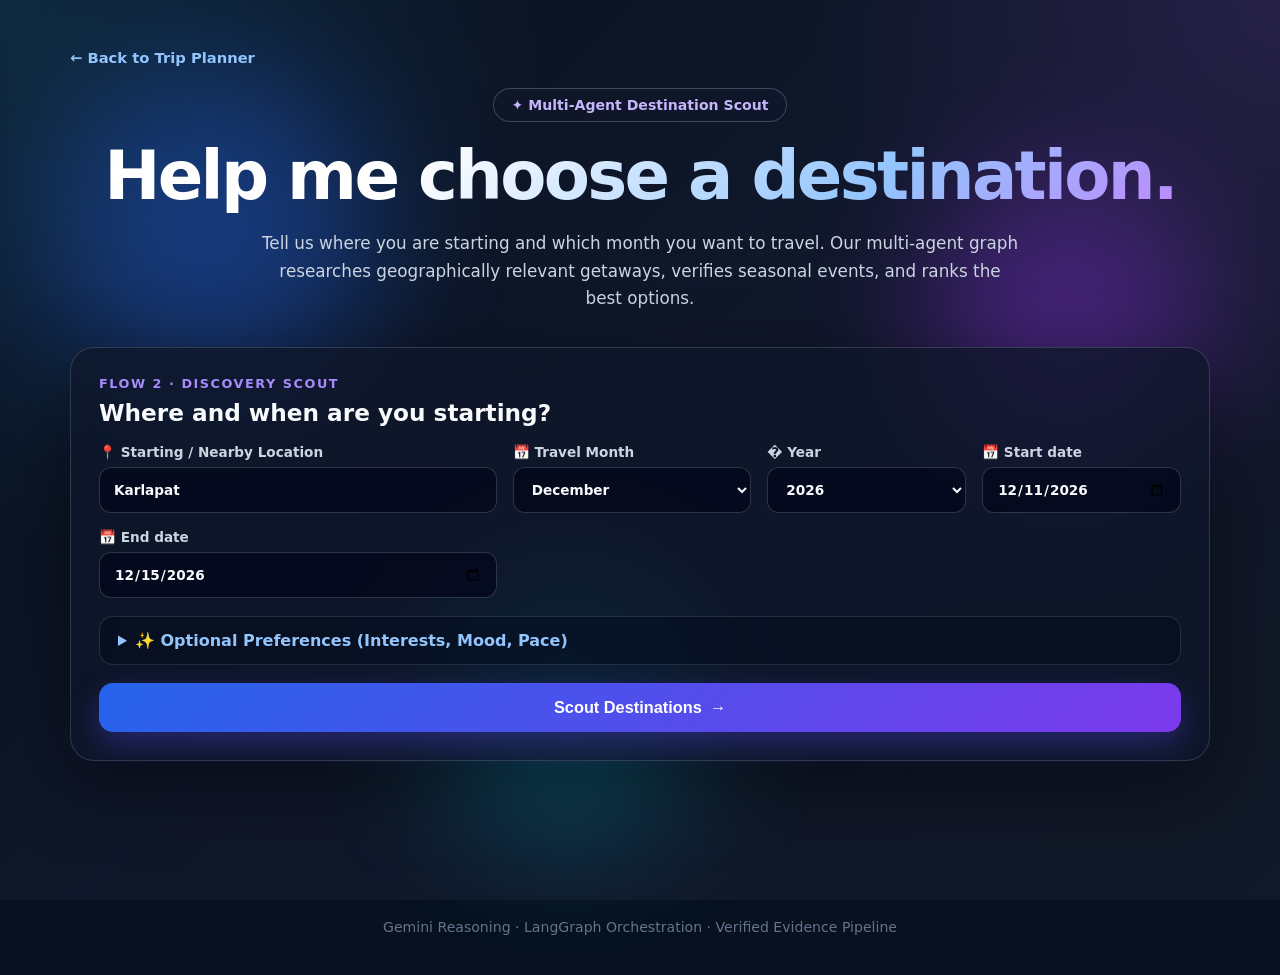
<file: templates/discover.html>
<!DOCTYPE html>
<html lang="en">
<head>
  <meta charset="UTF-8">
  <meta name="viewport" content="width=device-width,initial-scale=1">
  <title>Help Me Choose | TripMate AI Scout</title>
  <link rel="stylesheet" href="/static/style.css">
</head>
<body>
  <div class="page-bg">
    <div class="gradient-circle circle-1"></div>
    <div class="gradient-circle circle-2"></div>
    <div class="gradient-circle circle-3"></div>
  </div>

  <main class="app-container discovery-page">
    <a class="back-link" href="/">← Back to Trip Planner</a>

    <section class="hero-section">
      <div class="badge">✦ Multi-Agent Destination Scout</div>
      <h1>Help me choose a destination.</h1>
      <p>Tell us where you are starting and which month you want to travel. Our multi-agent graph researches geographically relevant getaways, verifies seasonal events, and ranks the best options.</p>
    </section>

    <!-- FLOW 2: MINIMAL & INTUITIVE INPUT -->
    <section class="planner-card">
      <div class="step-label">Flow 2 · Discovery Scout</div>
      <h2>Where and when are you starting?</h2>
      
      <form id="discoveryForm">
        <div class="form-grid discover-main-grid">
          <label>
            📍 Starting / Nearby Location
            <input id="discoverOrigin" required placeholder="e.g. Karlapat, Mumbai, or Delhi" value="Karlapat">
          </label>
          <label>
            📅 Travel Month
            <select id="discoverMonth" required>
              <option value="January">January</option>
              <option value="February">February</option>
              <option value="March">March</option>
              <option value="April">April</option>
              <option value="May">May</option>
              <option value="June">June</option>
              <option value="July">July</option>
              <option value="August" selected>August</option>
              <option value="September">September</option>
              <option value="October">October</option>
              <option value="November">November</option>
              <option value="December">December</option>
            </select>
          </label>
          <label>
            �️ Year
            <select id="discoverYear">
              <option value="2026" selected>2026</option>
              <option value="2027">2027</option>
            </select>
          </label>
          <label>
            📅 Start date
            <input id="discoverStartDate" type="date" required>
          </label>
          <label>
            📅 End date
            <input id="discoverEndDate" type="date" required>
          </label>
        </div>

        <details class="preferences-accordion">
          <summary><span>✨ Optional Preferences (Interests, Mood, Pace)</span></summary>
          <div class="choices" style="margin-top: 14px;">
            <span>What kind of experiences do you prefer?</span>
            <div id="discoverInterests" class="tag-buttons">
              <button type="button">Nature</button>
              <button type="button">Culture</button>
              <button type="button">Relaxation</button>
              <button type="button">Food</button>
              <button type="button">Beaches</button>
              <button type="button">Heritage</button>
              <button type="button">Adventure</button>
              <button type="button">Hill Station</button>
            </div>
          </div>
          <div class="form-grid" style="margin-top: 12px;">
            <label>
              Travel pace
              <select id="discoverPace">
                <option value="relaxed">Relaxed</option>
                <option value="balanced" selected>Balanced</option>
                <option value="fast">Fast-paced</option>
              </select>
            </label>
            <label>
              Approx. Budget
              <select id="discoverBudget">
                <option value="flexible" selected>Flexible</option>
                <option value="30000">Under ₹30,000</option>
                <option value="60000">Under ₹60,000</option>
                <option value="120000">Under ₹1,20,000</option>
              </select>
            </label>
          </div>
        </details>

        <div class="agent-action-row">
          <button class="primary" type="submit" id="discoverSubmitBtn">
            Scout Destinations <span>→</span>
          </button>
          <button class="cancel-btn hidden" type="button" id="discoverCancelBtn">Pause research</button>
        </div>
      </form>
    </section>

    <!-- LIVE AGENT PROGRESS -->
    <section id="discoverProgress" class="result-section hidden">
      <h2>LangGraph Agent Pipeline</h2>
      <div id="discoverStatus" class="progress-list"></div>
    </section>

    <!-- CLEAN DESTINATION CARDS -->
    <section id="discoverResults" class="result-section hidden">
      <div class="result-header">
        <div>
          <h2>Recommended Destinations</h2>
          <p id="discoverNote" class="section-note"></p>
        </div>
      </div>
      
      <div id="candidateGrid" class="cards clean-destinations-grid"></div>
    </section>
  </main>

  <!-- STICKY BOTTOM SELECTION DRAWER -->
  <aside id="selectionDrawer" class="selection-drawer hidden">
    <div class="selection-drawer-content">
      <div class="selection-info">
        <span class="selection-count-badge" id="selectedCount">0</span>
        <div>
          <strong>Selected Destinations</strong>
          <div id="selectedChips" class="selected-chips"></div>
        </div>
      </div>
      <button id="continuePlanningBtn" class="primary continue-btn" type="button">
        Continue to Trip Planning <span>→</span>
      </button>
    </div>
  </aside>

  <!-- DESTINATION DETAILS MODAL -->
  <div id="detailsModal" class="modal-overlay hidden" role="dialog" aria-modal="true">
    <div class="modal-content">
      <div class="modal-header">
        <h3 id="modalTitle">Destination Details</h3>
        <button id="closeModalBtn" class="modal-close-btn" aria-label="Close modal">×</button>
      </div>
      <div id="modalBody" class="modal-body"></div>
    </div>
  </div>

  <footer>
    Gemini Reasoning · LangGraph Orchestration · Verified Evidence Pipeline
  </footer>

  <script src="/static/discover.js?v=20260917"></script>
</body>
</html>
</file>
<file: static/style.css>
* {
    margin: 0;
    padding: 0;
    box-sizing: border-box;
}

body {
    font-family: 'Inter', system-ui, -apple-system, BlinkMacSystemFont, "Segoe UI", Roboto, sans-serif;
    min-height: 100vh;
    background: #07111f;
    color: #ffffff;
    overflow-x: hidden;
}

.page-bg {
    position: fixed;
    inset: 0;
    z-index: -1;
    background:
        radial-gradient(circle at top left, rgba(56, 189, 248, 0.15), transparent 35%),
        radial-gradient(circle at top right, rgba(168, 85, 247, 0.15), transparent 30%),
        linear-gradient(135deg, #07111f 0%, #0f172a 45%, #111827 100%);
}

.gradient-circle {
    position: absolute;
    border-radius: 999px;
    filter: blur(70px);
    opacity: 0.4;
    pointer-events: none;
}

.circle-1 {
    width: 320px;
    height: 320px;
    background: #2563eb;
    top: 8%;
    left: 4%;
}

.circle-2 {
    width: 280px;
    height: 280px;
    background: #9333ea;
    top: 20%;
    right: 6%;
}

.circle-3 {
    width: 240px;
    height: 240px;
    background: #06b6d4;
    bottom: 8%;
    left: 35%;
}

.app-container {
    width: min(1140px, calc(100% - 32px));
    margin: 0 auto;
    padding: 48px 0 100px;
}

.back-link {
    display: inline-flex;
    align-items: center;
    gap: 6px;
    margin-bottom: 22px;
    color: #93c5fd;
    text-decoration: none;
    font-weight: 600;
    font-size: 0.92rem;
    transition: color 0.2s ease;
}

.back-link:hover {
    color: #bfdbfe;
    text-decoration: underline;
}

.hero-section {
    text-align: center;
    margin-bottom: 34px;
}

.badge {
    display: inline-flex;
    align-items: center;
    gap: 8px;
    padding: 8px 18px;
    border: 1px solid rgba(148, 163, 184, 0.35);
    border-radius: 999px;
    background: rgba(15, 23, 42, 0.75);
    backdrop-filter: blur(16px);
    color: #c4b5fd;
    font-weight: 700;
    font-size: 0.88rem;
    margin-bottom: 18px;
}

.hero-section h1 {
    font-size: clamp(2.2rem, 5.5vw, 4.2rem);
    line-height: 1.1;
    letter-spacing: -0.04em;
    margin-bottom: 16px;
    background: linear-gradient(135deg, #ffffff 30%, #93c5fd 70%, #c084fc 100%);
    -webkit-background-clip: text;
    -webkit-text-fill-color: transparent;
}

.hero-section p {
    max-width: 760px;
    margin: 0 auto;
    color: #cbd5e1;
    font-size: 1.05rem;
    line-height: 1.65;
}

.planner-card,
.result-section {
    background: rgba(15, 23, 42, 0.78);
    border: 1px solid rgba(148, 163, 184, 0.25);
    box-shadow: 0 24px 80px rgba(0, 0, 0, 0.45);
    backdrop-filter: blur(20px);
    border-radius: 24px;
    padding: 28px;
    margin-bottom: 28px;
}

.step-label {
    color: #a78bfa;
    font-size: 0.8rem;
    font-weight: 800;
    text-transform: uppercase;
    letter-spacing: 0.12em;
    margin-bottom: 8px;
}

.planner-card h2,
.result-header h2 {
    font-size: 1.45rem;
    color: #f8fafc;
    margin-bottom: 16px;
}

.mode-grid {
    display: grid;
    grid-template-columns: repeat(2, 1fr);
    gap: 14px;
    margin: 18px 0;
}

.mode-card {
    text-align: left;
    min-height: 120px;
    border: 1px solid rgba(148, 163, 184, 0.28);
    background: rgba(2, 6, 23, 0.55);
    color: #e2e8f0;
    border-radius: 18px;
    padding: 18px;
    cursor: pointer;
    display: grid;
    gap: 6px;
    transition: all 0.2s ease;
}

.mode-card:hover {
    border-color: #818cf8;
    background: rgba(99, 102, 241, 0.1);
}

.mode-card.active {
    border-color: #818cf8;
    background: rgba(99, 102, 241, 0.18);
    box-shadow: 0 0 0 3px rgba(129, 140, 248, 0.2);
}

.mode-card span {
    font-size: 1.5rem;
}

.mode-card strong {
    font-size: 1rem;
    color: #f8fafc;
}

.mode-card small {
    color: #94a3b8;
    font-size: 0.85rem;
}

.form-grid {
    display: grid;
    grid-template-columns: repeat(2, 1fr);
    gap: 16px;
    margin: 18px 0;
}

.discover-main-grid {
    grid-template-columns: 2fr 1.2fr 1fr 1fr;
}

.form-grid label,
.full {
    display: grid;
    gap: 7px;
    font-size: 0.85rem;
    font-weight: 700;
    color: #cbd5e1;
}

input,
select {
    width: 100%;
    min-height: 46px;
    padding: 10px 14px;
    color: #f8fafc;
    background: rgba(2, 6, 23, 0.65);
    border: 1px solid rgba(148, 163, 184, 0.28);
    border-radius: 12px;
    font: inherit;
    transition: border-color 0.2s ease, box-shadow 0.2s ease;
}

input:focus,
select:focus {
    outline: none;
    border-color: #818cf8;
    box-shadow: 0 0 0 3px rgba(129, 140, 248, 0.2);
}

.preferences-accordion {
    margin: 18px 0;
    border: 1px solid rgba(148, 163, 184, 0.2);
    border-radius: 14px;
    padding: 14px 18px;
    background: rgba(2, 6, 23, 0.4);
}

.preferences-accordion summary {
    cursor: pointer;
    font-weight: 700;
    color: #93c5fd;
    outline: none;
    user-select: none;
}

.choices {
    margin: 18px 0;
    color: #cbd5e1;
    font-weight: 700;
    font-size: 0.88rem;
}

.choices>div,
.tag-buttons {
    display: flex;
    flex-wrap: wrap;
    gap: 8px;
    margin-top: 10px;
}

.choices button,
.tag-buttons button {
    border: 1px solid rgba(148, 163, 184, 0.3);
    border-radius: 999px;
    padding: 8px 14px;
    color: #cbd5e1;
    background: rgba(15, 23, 42, 0.6);
    cursor: pointer;
    font-size: 0.84rem;
    font-weight: 600;
    transition: all 0.2s ease;
}

.choices button:hover,
.tag-buttons button:hover {
    border-color: #818cf8;
    background: rgba(99, 102, 241, 0.15);
    color: #ffffff;
}

.choices button.selected,
.tag-buttons button.selected {
    background: #4f46e5;
    border-color: #818cf8;
    color: #ffffff;
    box-shadow: 0 0 12px rgba(99, 102, 241, 0.4);
}

.full {
    margin-bottom: 20px;
}

.primary {
    display: inline-flex;
    align-items: center;
    justify-content: center;
    gap: 8px;
    width: 100%;
    border: 0;
    border-radius: 14px;
    padding: 15px 24px;
    background: linear-gradient(135deg, #2563eb, #7c3aed);
    color: #ffffff;
    font-weight: 800;
    cursor: pointer;
    font-size: 1.02rem;
    box-shadow: 0 12px 30px rgba(79, 70, 229, 0.35);
    transition: all 0.25s ease;
}

.primary:hover {
    transform: translateY(-2px);
    box-shadow: 0 16px 40px rgba(124, 58, 237, 0.45);
}

.primary:disabled {
    opacity: 0.7;
    cursor: wait;
    transform: none;
}

.agent-action-row {
    display: flex;
    align-items: center;
    gap: 12px;
    flex-wrap: wrap;
}

.agent-action-row .primary {
    flex: 1 1 280px;
    width: auto;
}

.cancel-btn {
    min-height: 46px;
    padding: 10px 16px;
    border: 1px solid rgba(248, 113, 113, 0.7);
    border-radius: 12px;
    background: rgba(127, 29, 29, 0.35);
    color: #fecaca;
    font: inherit;
    font-weight: 700;
    cursor: pointer;
}

.cancel-btn:hover {
    background: rgba(153, 27, 27, 0.55);
}

/* PROGRESS LIST */
.progress-list {
    display: grid;
    gap: 10px;
    margin-top: 15px;
}

.progress-list div {
    padding: 12px 16px;
    border-radius: 12px;
    background: rgba(34, 197, 94, 0.08);
    border: 1px solid rgba(34, 197, 94, 0.2);
    color: #d1fae5;
    font-size: 0.92rem;
    display: flex;
    align-items: center;
    gap: 10px;
}

.progress-active {
    border-color: #60a5fa !important;
    background: rgba(59, 130, 246, 0.12) !important;
    color: #dbeafe !important;
}

.progress-list span {
    color: #4ade80;
    font-weight: 800;
}

.loader {
    display: inline-block;
    width: 16px;
    height: 16px;
    border: 2px solid rgba(255, 255, 255, 0.3);
    border-top-color: #ffffff;
    border-radius: 50%;
    animation: spin 0.8s linear infinite;
}

@keyframes spin {
    to {
        transform: rotate(360deg);
    }
}

.error {
    background: rgba(239, 68, 68, 0.15) !important;
    border-color: rgba(239, 68, 68, 0.35) !important;
    color: #fecaca !important;
}

/* =====================================================================
   CLEAN DESTINATION CARDS (FLOW 2)
   ===================================================================== */
.clean-destinations-grid {
    display: grid;
    grid-template-columns: repeat(auto-fill, minmax(320px, 1fr));
    gap: 18px;
    margin-top: 18px;
}

.clean-destination-card {
    border: 1px solid rgba(148, 163, 184, 0.22);
    border-radius: 18px;
    padding: 20px;
    background: rgba(15, 23, 42, 0.72);
    display: flex;
    flex-direction: column;
    gap: 12px;
    transition: all 0.25s ease;
    box-shadow: 0 10px 30px rgba(0, 0, 0, 0.25);
}

.clean-destination-card:hover {
    border-color: rgba(129, 140, 248, 0.6);
    transform: translateY(-3px);
    box-shadow: 0 18px 45px rgba(0, 0, 0, 0.4);
}

.clean-destination-card.is-selected {
    border-color: #38bdf8;
    background: rgba(14, 116, 144, 0.18);
    box-shadow: 0 0 0 2px rgba(56, 189, 248, 0.5), 0 16px 40px rgba(0, 0, 0, 0.35);
}

.card-header-row {
    display: flex;
    justify-content: space-between;
    align-items: flex-start;
    gap: 10px;
    border-bottom: 1px solid rgba(148, 163, 184, 0.15);
    padding-bottom: 10px;
}

.dest-title-group h3 {
    font-size: 1.25rem;
    color: #ffffff;
    margin-bottom: 3px;
}

.dest-region {
    color: #94a3b8;
    font-size: 0.85rem;
    font-weight: 500;
}

.badge-group {
    display: flex;
    flex-direction: column;
    align-items: flex-end;
    gap: 4px;
}

.match-score-badge {
    background: linear-gradient(135deg, #059669, #10b981);
    color: #ffffff;
    font-weight: 800;
    font-size: 0.8rem;
    padding: 3px 8px;
    border-radius: 999px;
    letter-spacing: 0.02em;
}

.card-section {
    display: flex;
    flex-direction: column;
    gap: 4px;
}

.card-label {
    font-size: 0.76rem;
    text-transform: uppercase;
    letter-spacing: 0.08em;
    color: #94a3b8;
    font-weight: 700;
}

.card-text {
    color: #e2e8f0;
    font-size: 0.9rem;
    line-height: 1.45;
}

.special-highlight-section {
    background: rgba(168, 85, 247, 0.12);
    border: 1px solid rgba(168, 85, 247, 0.28);
    padding: 9px 12px;
    border-radius: 10px;
}

.special-label {
    color: #c084fc;
}

.highlight-text {
    color: #f3e8ff;
    font-weight: 600;
    display: flex;
    flex-wrap: wrap;
    align-items: center;
    gap: 6px;
}

.verified-tag {
    font-size: 0.7rem;
    background: #065f46;
    color: #6ee7b7;
    padding: 2px 6px;
    border-radius: 6px;
    font-weight: 700;
}

.estimated-tag {
    font-size: 0.7rem;
    background: #78350f;
    color: #fde68a;
    padding: 2px 6px;
    border-radius: 6px;
    font-weight: 700;
}

.tag-pills {
    display: flex;
    flex-wrap: wrap;
    gap: 6px;
}

.tag-pill {
    background: rgba(30, 41, 59, 0.7);
    border: 1px solid rgba(148, 163, 184, 0.25);
    color: #cbd5e1;
    font-size: 0.75rem;
    font-weight: 600;
    padding: 3px 8px;
    border-radius: 6px;
}

.travel-info {
    font-size: 0.85rem;
    color: #93c5fd;
    display: flex;
    flex-direction: row;
    align-items: center;
    gap: 8px;
}

.travel-text {
    color: #bfdbfe;
    font-weight: 600;
}

.card-action-row {
    display: flex;
    gap: 8px;
    margin-top: auto;
    padding-top: 10px;
}

.toggle-trip-btn {
    flex: 1.5;
    padding: 10px;
    border: 1px solid #38bdf8;
    background: rgba(56, 189, 248, 0.15);
    color: #bae6fd;
    font-weight: 800;
    font-size: 0.88rem;
    border-radius: 10px;
    cursor: pointer;
    transition: all 0.2s ease;
}

.toggle-trip-btn:hover {
    background: #0284c7;
    color: #ffffff;
}

.toggle-trip-btn.added {
    background: #059669;
    border-color: #34d399;
    color: #ffffff;
}

.view-details-btn {
    flex: 1;
    padding: 10px;
    border: 1px solid rgba(148, 163, 184, 0.28);
    background: rgba(15, 23, 42, 0.8);
    color: #cbd5e1;
    font-weight: 600;
    font-size: 0.85rem;
    border-radius: 10px;
    cursor: pointer;
    transition: all 0.2s ease;
}

.view-details-btn:hover {
    background: rgba(51, 65, 85, 0.8);
    color: #ffffff;
}

/* =====================================================================
   STICKY BOTTOM SELECTION DRAWER
   ===================================================================== */
.selection-drawer {
    position: fixed;
    bottom: 0;
    left: 0;
    right: 0;
    z-index: 99;
    background: rgba(15, 23, 42, 0.95);
    border-top: 1px solid rgba(56, 189, 248, 0.4);
    box-shadow: 0 -10px 40px rgba(0, 0, 0, 0.6);
    backdrop-filter: blur(16px);
    padding: 14px 20px;
    animation: slideUp 0.3s ease;
}

@keyframes slideUp {
    from {
        transform: translateY(100%);
    }

    to {
        transform: translateY(0);
    }
}

.selection-drawer-content {
    max-width: 1140px;
    margin: 0 auto;
    display: flex;
    justify-content: space-between;
    align-items: center;
    gap: 16px;
}

.selection-info {
    display: flex;
    align-items: center;
    gap: 14px;
}

.selection-count-badge {
    background: #2563eb;
    color: #ffffff;
    font-weight: 800;
    font-size: 1.1rem;
    width: 36px;
    height: 36px;
    display: flex;
    align-items: center;
    justify-content: center;
    border-radius: 50%;
    box-shadow: 0 0 12px rgba(37, 99, 235, 0.6);
}

.selected-chips {
    display: flex;
    flex-wrap: wrap;
    gap: 6px;
    margin-top: 4px;
}

.selected-chip {
    display: inline-flex;
    align-items: center;
    gap: 6px;
    background: rgba(56, 189, 248, 0.18);
    border: 1px solid rgba(56, 189, 248, 0.4);
    color: #e0f2fe;
    padding: 4px 10px;
    border-radius: 999px;
    font-size: 0.82rem;
    font-weight: 700;
}

.remove-chip-btn {
    border: none;
    background: transparent;
    color: #93c5fd;
    font-size: 1.1rem;
    cursor: pointer;
    padding: 0 2px;
    line-height: 1;
}

.remove-chip-btn:hover {
    color: #f87171;
}

.continue-btn {
    width: auto !important;
    padding: 12px 24px !important;
    white-space: nowrap;
}

/* =====================================================================
   DETAILS MODAL
   ===================================================================== */
.modal-overlay {
    position: fixed;
    inset: 0;
    z-index: 999;
    background: rgba(2, 6, 23, 0.85);
    backdrop-filter: blur(8px);
    display: flex;
    align-items: center;
    justify-content: center;
    padding: 20px;
}

.modal-content {
    background: #0f172a;
    border: 1px solid rgba(148, 163, 184, 0.3);
    border-radius: 20px;
    max-width: 620px;
    width: 100%;
    max-height: 85vh;
    overflow-y: auto;
    padding: 24px;
    box-shadow: 0 25px 80px rgba(0, 0, 0, 0.7);
}

.modal-header {
    display: flex;
    justify-content: space-between;
    align-items: center;
    margin-bottom: 18px;
    border-bottom: 1px solid rgba(148, 163, 184, 0.2);
    padding-bottom: 12px;
}

.modal-header h3 {
    color: #f8fafc;
    font-size: 1.35rem;
}

.modal-close-btn {
    background: transparent;
    border: none;
    color: #94a3b8;
    font-size: 1.8rem;
    cursor: pointer;
    line-height: 1;
}

.modal-close-btn:hover {
    color: #ffffff;
}

.modal-body {
    display: flex;
    flex-direction: column;
    gap: 14px;
}

.modal-detail-row {
    font-size: 0.92rem;
    line-height: 1.5;
}

.modal-detail-row strong {
    color: #93c5fd;
    display: block;
    margin-bottom: 3px;
}

.modal-detail-row p {
    color: #e2e8f0;
}

.modal-attractions-list {
    list-style: none;
    display: flex;
    flex-direction: column;
    gap: 4px;
    color: #cbd5e1;
    margin-top: 4px;
}

.source-row a {
    color: #38bdf8;
    text-decoration: none;
    font-weight: 700;
}

.source-row a:hover {
    text-decoration: underline;
}

/* =====================================================================
   DASHBOARD & ITINERARY (FLOW 1)
   ===================================================================== */
.dashboard {
    display: grid;
    gap: 18px;
}

.dash-section {
    background: rgba(2, 6, 23, 0.4);
    border: 1px solid rgba(148, 163, 184, 0.18);
    padding: 20px;
    border-radius: 16px;
}

.dash-section h3 {
    color: #ddd6fe;
    margin-bottom: 14px;
    font-size: 1.15rem;
}

.cards {
    display: grid;
    grid-template-columns: repeat(auto-fit, minmax(220px, 1fr));
    gap: 14px;
}

.data-card,
.activity {
    border: 1px solid rgba(148, 163, 184, 0.2);
    border-radius: 14px;
    padding: 14px;
    background: rgba(15, 23, 42, 0.65);
}

.data-card h4,
.activity h4 {
    margin: 6px 0;
    color: #f8fafc;
}

.data-card p,
.activity p {
    color: #cbd5e1;
    line-height: 1.45;
    font-size: 0.88rem;
}

.card-action {
    display: block;
    width: 100%;
    margin-top: 10px;
    padding: 8px;
    border: 1px solid #818cf8;
    border-radius: 9px;
    background: rgba(99, 102, 241, 0.18);
    color: #ddd6fe;
    font-weight: 800;
    cursor: pointer;
    font-size: 0.85rem;
    transition: all 0.2s ease;
}

.card-action:hover {
    background: #4f46e5;
    color: #ffffff;
}

.status-badge {
    display: inline-block;
    padding: 3px 8px;
    border-radius: 999px;
    font-size: 0.72rem;
    font-weight: 800;
    background: #334155;
    color: #e2e8f0;
}

.status-badge.LIVE {
    background: #065f46;
    color: #a7f3d0;
}

.status-badge.VERIFIED {
    background: #1e40af;
    color: #bfdbfe;
}

.status-badge.ESTIMATED,
.status-badge.AI_RECOMMENDATION {
    background: #78350f;
    color: #fde68a;
}

.status-badge.UNAVAILABLE {
    background: #475569;
    color: #cbd5e1;
}

.itinerary {
    display: grid;
    gap: 10px;
}

.activity {
    display: grid;
    grid-template-columns: 90px 1fr;
    gap: 14px;
}

.timeline-time {
    color: #a78bfa;
    font-size: 0.82rem;
    font-weight: 800;
}

.budget-grid {
    display: grid;
    grid-template-columns: repeat(auto-fit, minmax(180px, 1fr));
    gap: 10px;
}

.budget-grid>div {
    display: grid;
    gap: 6px;
    padding: 12px;
    border: 1px solid rgba(148, 163, 184, 0.18);
    border-radius: 10px;
    color: #cbd5e1;
    font-size: 0.85rem;
}

.budget-grid span {
    color: #f8fafc;
    font-weight: 700;
}

.budget-total {
    border-color: #34d399 !important;
}

/* =====================================================================
   REPLANNING ASSISTANT FLOATING PANEL
   ===================================================================== */
.change-assistant {
    position: fixed;
    z-index: 90;
    right: 24px;
    bottom: 84px;
    width: min(390px, calc(100vw - 32px));
    padding: 18px;
    background: #0f172a;
    border: 1px solid rgba(129, 140, 248, 0.6);
    border-radius: 20px;
    box-shadow: 0 20px 60px rgba(0, 0, 0, 0.6);
}

.assistant-heading {
    display: flex;
    justify-content: space-between;
    gap: 10px;
    margin-bottom: 12px;
}

.assistant-title {
    color: #f5f3ff;
    font-weight: 800;
    font-size: 0.95rem;
}

.assistant-subtitle {
    color: #94a3b8;
    font-size: 0.78rem;
    margin-top: 2px;
}

.assistant-close {
    border: 0;
    color: #94a3b8;
    background: transparent;
    font-size: 1.4rem;
    cursor: pointer;
    line-height: 1;
}

.assistant-close:hover {
    color: #ffffff;
}

.quick-changes {
    display: flex;
    flex-wrap: wrap;
    gap: 6px;
}

.quick-changes button {
    border: 1px solid rgba(148, 163, 184, 0.28);
    border-radius: 999px;
    background: rgba(30, 41, 59, 0.8);
    color: #dbeafe;
    padding: 6px 11px;
    cursor: pointer;
    font-size: 0.78rem;
    font-weight: 600;
    transition: all 0.2s ease;
}

.quick-changes button:hover {
    background: #4f46e5;
    border-color: #818cf8;
    color: #ffffff;
}

.change-input {
    display: flex;
    gap: 8px;
    margin-top: 14px;
}

.change-input input {
    min-height: 40px;
    font-size: 0.85rem;
}

.change-input button {
    border: 0;
    border-radius: 10px;
    background: #4f46e5;
    color: white;
    font-weight: 800;
    padding: 0 16px;
    cursor: pointer;
}

.change-input button:hover {
    background: #4338ca;
}

.assistant-launcher {
    position: fixed;
    right: 24px;
    bottom: 24px;
    z-index: 80;
    border: 0;
    border-radius: 999px;
    padding: 13px 20px;
    color: #fff;
    background: linear-gradient(135deg, #2563eb, #7c3aed);
    box-shadow: 0 10px 30px rgba(79, 70, 229, 0.45);
    cursor: pointer;
    font-weight: 800;
    font-size: 0.92rem;
    transition: transform 0.2s ease;
}

.assistant-launcher:hover {
    transform: translateY(-2px);
}

.download-btn {
    border: none;
    border-radius: 12px;
    padding: 10px 18px;
    cursor: pointer;
    font-weight: 800;
    background: linear-gradient(135deg, #16a34a, #22c55e);
    color: #ffffff;
    box-shadow: 0 10px 25px rgba(34, 197, 94, 0.3);
    transition: all 0.2s ease;
}

.download-btn:hover {
    transform: translateY(-1px);
}

.discovery-handoff-banner {
    display: flex;
    align-items: center;
    justify-content: space-between;
    gap: 16px;
    background: linear-gradient(135deg, rgba(37, 99, 235, 0.25), rgba(147, 51, 234, 0.25));
    border: 1px solid rgba(147, 197, 253, 0.4);
    border-radius: 18px;
    padding: 16px 20px;
    margin-bottom: 24px;
    backdrop-filter: blur(16px);
    box-shadow: 0 10px 30px rgba(37, 99, 235, 0.2);
    animation: fadeInSlide 0.35s ease-out;
}

@keyframes fadeInSlide {
    from {
        opacity: 0;
        transform: translateY(-8px);
    }

    to {
        opacity: 1;
        transform: translateY(0);
    }
}

.banner-content {
    display: flex;
    align-items: center;
    gap: 14px;
}

.banner-icon {
    font-size: 1.6rem;
}

.banner-text strong {
    display: block;
    color: #e0e7ff;
    font-size: 1.05rem;
    margin-bottom: 2px;
}

.banner-text p {
    color: #cbd5e1;
    font-size: 0.88rem;
    margin: 0;
}

.clear-handoff-btn {
    border: none;
    background: rgba(255, 255, 255, 0.1);
    color: #cbd5e1;
    border-radius: 999px;
    width: 32px;
    height: 32px;
    display: grid;
    place-items: center;
    cursor: pointer;
    font-size: 0.9rem;
    transition: all 0.2s ease;
}

.clear-handoff-btn:hover {
    background: rgba(255, 255, 255, 0.25);
    color: white;
}

/* Date input styling */
.date-input-box {
    color-scheme: dark;
    background: rgba(15, 23, 42, 0.85) !important;
    color: #f8fafc !important;
    font-family: inherit;
    font-weight: 500;
}

.date-input-box::-webkit-calendar-picker-indicator {
    filter: brightness(0) invert(1);
    opacity: 1;
    cursor: pointer;
}

.date-input-box::-webkit-calendar-picker-indicator:hover {
    opacity: 1;
}

/* Trip Summary Banner */
.trip-summary-banner {
    background: linear-gradient(135deg, rgba(30, 41, 59, 0.8), rgba(15, 23, 42, 0.9));
    border: 1px solid rgba(148, 163, 184, 0.25);
    border-radius: 18px;
    padding: 20px 24px;
    margin-bottom: 24px;
}

.summary-hero {
    display: flex;
    flex-direction: column;
    gap: 12px;
}

.summary-dest-title {
    display: flex;
    align-items: center;
    gap: 16px;
    flex-wrap: wrap;
}

.summary-dest-title h2 {
    font-size: 1.6rem;
    margin: 0;
    color: #ffffff;
}

.origin-tag {
    background: rgba(56, 189, 248, 0.15);
    border: 1px solid rgba(56, 189, 248, 0.35);
    color: #7dd3fc;
    padding: 4px 12px;
    border-radius: 999px;
    font-size: 0.85rem;
}

.summary-chips {
    display: flex;
    flex-wrap: wrap;
    gap: 8px;
}

.summary-chip {
    background: rgba(255, 255, 255, 0.06);
    border: 1px solid rgba(255, 255, 255, 0.1);
    border-radius: 999px;
    padding: 5px 12px;
    font-size: 0.82rem;
    color: #e2e8f0;
}

/* Day-by-Day Timeline */
.itinerary-timeline {
    display: flex;
    flex-direction: column;
    gap: 22px;
}

.itinerary-day-block {
    background: rgba(15, 23, 42, 0.5);
    border: 1px solid rgba(148, 163, 184, 0.15);
    border-radius: 18px;
    overflow: hidden;
}

.day-badge-header {
    background: rgba(30, 41, 59, 0.7);
    padding: 12px 20px;
    display: flex;
    align-items: center;
    gap: 12px;
    border-bottom: 1px solid rgba(148, 163, 184, 0.15);
}

.day-number {
    font-weight: 800;
    color: #38bdf8;
    background: rgba(56, 189, 248, 0.15);
    padding: 3px 10px;
    border-radius: 8px;
    font-size: 0.85rem;
}

.day-date {
    color: #cbd5e1;
    font-size: 0.9rem;
    font-weight: 600;
}

.day-activities {
    display: flex;
    flex-direction: column;
}

.activity-card {
    display: grid;
    grid-template-columns: 90px 1fr;
    gap: 18px;
    padding: 16px 20px;
    border-bottom: 1px solid rgba(148, 163, 184, 0.1);
    transition: background 0.2s ease;
}

.activity-card:last-child {
    border-bottom: none;
}

.activity-card:hover {
    background: rgba(255, 255, 255, 0.02);
}

.flight-activity {
    background: rgba(37, 99, 235, 0.08) !important;
    border-left: 3px solid #3b82f6;
}

.hotel-activity {
    background: rgba(147, 51, 234, 0.08) !important;
    border-left: 3px solid #a855f7;
}

.cab-activity {
    background: rgba(16, 185, 129, 0.08) !important;
    border-left: 3px solid #10b981;
}

.activity-time-col {
    display: flex;
    flex-direction: column;
    align-items: flex-start;
}

.activity-time {
    font-weight: 800;
    font-size: 0.95rem;
    color: #60a5fa;
}

.activity-endtime {
    font-size: 0.75rem;
    color: #94a3b8;
}

.activity-title-row {
    display: flex;
    justify-content: space-between;
    align-items: flex-start;
    gap: 12px;
    margin-bottom: 4px;
}

.activity-title-row h4 {
    font-size: 1.05rem;
    color: #f8fafc;
    margin: 0;
}

.activity-location {
    font-size: 0.85rem;
    color: #94a3b8;
    margin-bottom: 6px;
}

.activity-desc {
    color: #cbd5e1;
    font-size: 0.9rem;
    line-height: 1.5;
    margin-bottom: 10px;
}

.activity-footer {
    display: flex;
    flex-wrap: wrap;
    align-items: center;
    gap: 10px;
}

.cost-pill {
    background: rgba(234, 179, 8, 0.15);
    border: 1px solid rgba(234, 179, 8, 0.35);
    color: #fde047;
    font-size: 0.78rem;
    font-weight: 700;
    padding: 3px 9px;
    border-radius: 999px;
}

.cost-pill.free {
    background: rgba(16, 185, 129, 0.15);
    border-color: rgba(16, 185, 129, 0.35);
    color: #6ee7b7;
}

.reason-tag {
    font-size: 0.78rem;
    color: #a78bfa;
    background: rgba(167, 139, 250, 0.12);
    padding: 3px 9px;
    border-radius: 999px;
}

/* Flight Details Grid */
.flight-timings-grid {
    display: flex;
    align-items: center;
    justify-content: space-between;
    background: rgba(15, 23, 42, 0.6);
    border-radius: 12px;
    padding: 12px 16px;
    margin: 12px 0;
}

.timing-block {
    display: flex;
    flex-direction: column;
}

.timing-block .time {
    font-size: 1.15rem;
    color: #ffffff;
}

.timing-block small {
    color: #94a3b8;
    font-size: 0.78rem;
}

.flight-path {
    display: flex;
    flex-direction: column;
    align-items: center;
    gap: 4px;
    flex: 1;
    padding: 0 16px;
}

.flight-path span {
    font-size: 0.75rem;
    color: #38bdf8;
    font-weight: 600;
}

.path-line {
    width: 100%;
    height: 2px;
    background: linear-gradient(90deg, #38bdf8, #818cf8);
    position: relative;
}

/* Provider card selection styles */
.provider-card {
    transition: all 0.25s ease;
}

.is-selected-card {
    border-color: #38bdf8 !important;
    background: rgba(30, 58, 138, 0.35) !important;
    box-shadow: 0 0 24px rgba(56, 189, 248, 0.25) !important;
}

.provider-action-row {
    display: flex;
    align-items: center;
    justify-content: space-between;
    gap: 12px;
    margin-top: 14px;
    padding-top: 12px;
    border-top: 1px solid rgba(148, 163, 184, 0.15);
}

.price-block .price-val {
    font-size: 1.25rem;
    font-weight: 800;
    color: #4ade80;
    display: block;
}

.price-block small {
    color: #94a3b8;
    font-size: 0.75rem;
}

.added-btn {
    background: linear-gradient(135deg, #059669, #10b981) !important;
    box-shadow: 0 6px 20px rgba(16, 185, 129, 0.35) !important;
}

.rating-badge {
    background: rgba(251, 191, 36, 0.15);
    border: 1px solid rgba(251, 191, 36, 0.4);
    color: #fbbf24;
    font-weight: 700;
    font-size: 0.8rem;
    padding: 3px 8px;
    border-radius: 999px;
}

.sub-code {
    font-size: 0.82rem;
    color: #94a3b8;
}

/* Direct plan button on discovery cards */
.primary-subtle {
    background: linear-gradient(135deg, #2563eb, #3b82f6) !important;
    color: white !important;
    font-weight: 700;
}

.primary-subtle:hover {
    filter: brightness(1.15);
}

/* Budget Breakdown Enhanced */
.budget-summary-box {
    background: rgba(15, 23, 42, 0.6);
    border: 1px solid rgba(148, 163, 184, 0.2);
    border-radius: 18px;
    padding: 22px;
}

.budget-grid-rich {
    display: grid;
    grid-template-columns: repeat(auto-fit, minmax(220px, 1fr));
    gap: 14px;
    margin-bottom: 20px;
}

.budget-item {
    background: rgba(30, 41, 59, 0.6);
    border: 1px solid rgba(148, 163, 184, 0.15);
    border-radius: 14px;
    padding: 14px 16px;
    display: flex;
    justify-content: space-between;
    align-items: center;
}

.budget-item.is-confirmed {
    border-color: rgba(56, 189, 248, 0.4);
}

.budget-item-title span {
    display: block;
    font-weight: 700;
    color: #f1f5f9;
    font-size: 0.95rem;
}

.budget-item-title small {
    color: #94a3b8;
    font-size: 0.78rem;
}

.budget-item-amount {
    font-size: 1.15rem;
    color: #38bdf8;
}

.budget-total-row {
    display: flex;
    align-items: center;
    justify-content: space-between;
    padding-top: 18px;
    border-top: 1px solid rgba(148, 163, 184, 0.2);
    flex-wrap: wrap;
    gap: 14px;
}

.total-label {
    display: block;
    font-size: 1.05rem;
    font-weight: 700;
    color: #ffffff;
    margin-bottom: 4px;
}

.budget-status-tag {
    display: inline-block;
    font-size: 0.82rem;
    padding: 3px 10px;
    border-radius: 999px;
    font-weight: 600;
}

.budget-status-tag.ok {
    background: rgba(34, 197, 94, 0.15);
    border: 1px solid rgba(34, 197, 94, 0.35);
    color: #4ade80;
}

.budget-status-tag.warning {
    background: rgba(249, 115, 22, 0.15);
    border: 1px solid rgba(249, 115, 22, 0.35);
    color: #fb923c;
}

.total-amount-display {
    font-size: 1.85rem;
    font-weight: 900;
    color: #4ade80;
    letter-spacing: -0.02em;
}

/* Tips Grid */
.tips-grid {
    display: grid;
    grid-template-columns: repeat(auto-fit, minmax(240px, 1fr));
    gap: 14px;
}

.tip-card {
    display: flex;
    gap: 12px;
    background: rgba(30, 41, 59, 0.5);
    border: 1px solid rgba(148, 163, 184, 0.15);
    border-radius: 14px;
    padding: 14px;
}

.tip-icon {
    font-size: 1.4rem;
}

.tip-content strong {
    display: block;
    color: #f8fafc;
    font-size: 0.92rem;
    margin-bottom: 4px;
}

.tip-content p {
    color: #cbd5e1;
    font-size: 0.84rem;
    line-height: 1.45;
    margin: 0;
}

/* Video Card */
.video-card {
    display: flex;
    flex-direction: column;
    justify-content: space-between;
}

.video-preview-row {
    display: flex;
    gap: 12px;
    align-items: flex-start;
    margin-bottom: 8px;
}

.video-play-icon {
    background: #ef4444;
    color: white;
    width: 32px;
    height: 32px;
    border-radius: 8px;
    display: grid;
    place-items: center;
    font-size: 0.8rem;
    flex-shrink: 0;
}

.watch-yt-btn {
    display: inline-block;
    padding: 6px 12px;
    border-radius: 8px;
    background: rgba(239, 68, 68, 0.15);
    border: 1px solid rgba(239, 68, 68, 0.35);
    color: #fca5a5;
    text-decoration: none;
    font-weight: 700;
    font-size: 0.82rem;
    transition: all 0.2s ease;
}

.watch-yt-btn:hover {
    background: rgba(239, 68, 68, 0.3);
    color: #ffffff;
}

/* Hotel Buttons Group */
.hotel-btns-group {
    display: flex;
    align-items: center;
    gap: 8px;
}

.hotel-view-link {
    display: inline-flex;
    align-items: center;
    padding: 8px 12px;
    border-radius: 10px;
    background: rgba(56, 189, 248, 0.12);
    border: 1px solid rgba(56, 189, 248, 0.35);
    color: #38bdf8;
    text-decoration: none;
    font-weight: 700;
    font-size: 0.82rem;
    transition: all 0.2s ease;
}

.hotel-view-link:hover {
    background: rgba(56, 189, 248, 0.25);
    color: #ffffff;
}

/* Creator Travel Insights Container */
.insights-summary-container {
    background: rgba(15, 23, 42, 0.6);
    border: 1px solid rgba(148, 163, 184, 0.2);
    border-radius: 18px;
    padding: 22px;
}

.creator-highlights-block {
    background: linear-gradient(135deg, rgba(37, 99, 235, 0.15), rgba(147, 51, 234, 0.15));
    border: 1px solid rgba(147, 197, 253, 0.3);
    border-radius: 14px;
    padding: 16px;
    margin-bottom: 20px;
}

.creator-highlights-block strong {
    display: block;
    color: #e0e7ff;
    font-size: 0.95rem;
    margin-bottom: 10px;
}

.creator-pills-list {
    display: flex;
    flex-direction: column;
    gap: 8px;
}

.creator-insight-pill {
    background: rgba(30, 41, 59, 0.7);
    border: 1px solid rgba(148, 163, 184, 0.15);
    padding: 8px 12px;
    border-radius: 10px;
    color: #f1f5f9;
    font-size: 0.86rem;
    line-height: 1.45;
}

.insights-columns-grid {
    display: grid;
    grid-template-columns: repeat(auto-fit, minmax(240px, 1fr));
    gap: 16px;
}

.insights-col {
    background: rgba(30, 41, 59, 0.45);
    border: 1px solid rgba(148, 163, 184, 0.15);
    border-radius: 14px;
    padding: 16px;
}

.insights-col h4 {
    color: #38bdf8;
    font-size: 0.95rem;
    margin-bottom: 12px;
    display: flex;
    align-items: center;
    gap: 6px;
}

.insights-list {
    list-style: none;
    padding: 0;
    margin: 0;
    display: flex;
    flex-direction: column;
    gap: 10px;
}

.insights-list li {
    font-size: 0.84rem;
    color: #cbd5e1;
    line-height: 1.45;
    border-left: 2px solid rgba(56, 189, 248, 0.4);
    padding-left: 8px;
}

.insights-list li b {
    color: #f8fafc;
}

/* Header action group */
.header-action-group {
    display: flex;
    align-items: center;
    gap: 10px;
}

.secondary-btn {
    border: 1px solid rgba(168, 85, 247, 0.4);
    background: rgba(147, 51, 234, 0.2);
    color: #d8b4fe;
    padding: 10px 16px;
    border-radius: 12px;
    font-weight: 700;
    cursor: pointer;
    font-size: 0.9rem;
    transition: all 0.2s ease;
}

.secondary-btn:hover {
    background: rgba(147, 51, 234, 0.4);
    color: #ffffff;
}

/* Toast */
.app-toast {
    position: fixed;
    bottom: 30px;
    left: 50%;
    transform: translateX(-50%) translateY(100px);
    background: rgba(15, 23, 42, 0.95);
    border: 1px solid rgba(56, 189, 248, 0.5);
    box-shadow: 0 16px 40px rgba(0, 0, 0, 0.6);
    backdrop-filter: blur(16px);
    color: #f8fafc;
    padding: 12px 24px;
    border-radius: 999px;
    font-weight: 700;
    font-size: 0.92rem;
    z-index: 9999;
    opacity: 0;
    transition: all 0.3s cubic-bezier(0.16, 1, 0.3, 1);
    pointer-events: none;
}

.app-toast.visible {
    transform: translateX(-50%) translateY(0);
    opacity: 1;
}

.hidden {
    display: none !important;
}

footer {
    text-align: center;
    color: #64748b;
    padding: 30px 16px 40px;
    font-size: 0.88rem;
}

@media (max-width: 760px) {
    .discover-main-grid {
        grid-template-columns: 1fr;
    }

    .form-grid,
    .mode-grid {
        grid-template-columns: 1fr;
    }

    .activity-card {
        grid-template-columns: 1fr;
        gap: 8px;
    }

    .clean-destinations-grid {
        grid-template-columns: 1fr;
    }

    .selection-drawer-content {
        flex-direction: column;
        align-items: stretch;
    }

    .continue-btn {
        width: 100% !important;
    }

    .change-assistant {
        right: 16px;
        bottom: 76px;
    }

    .assistant-launcher {
        right: 16px;
        bottom: 16px;
    }
}
</file>
